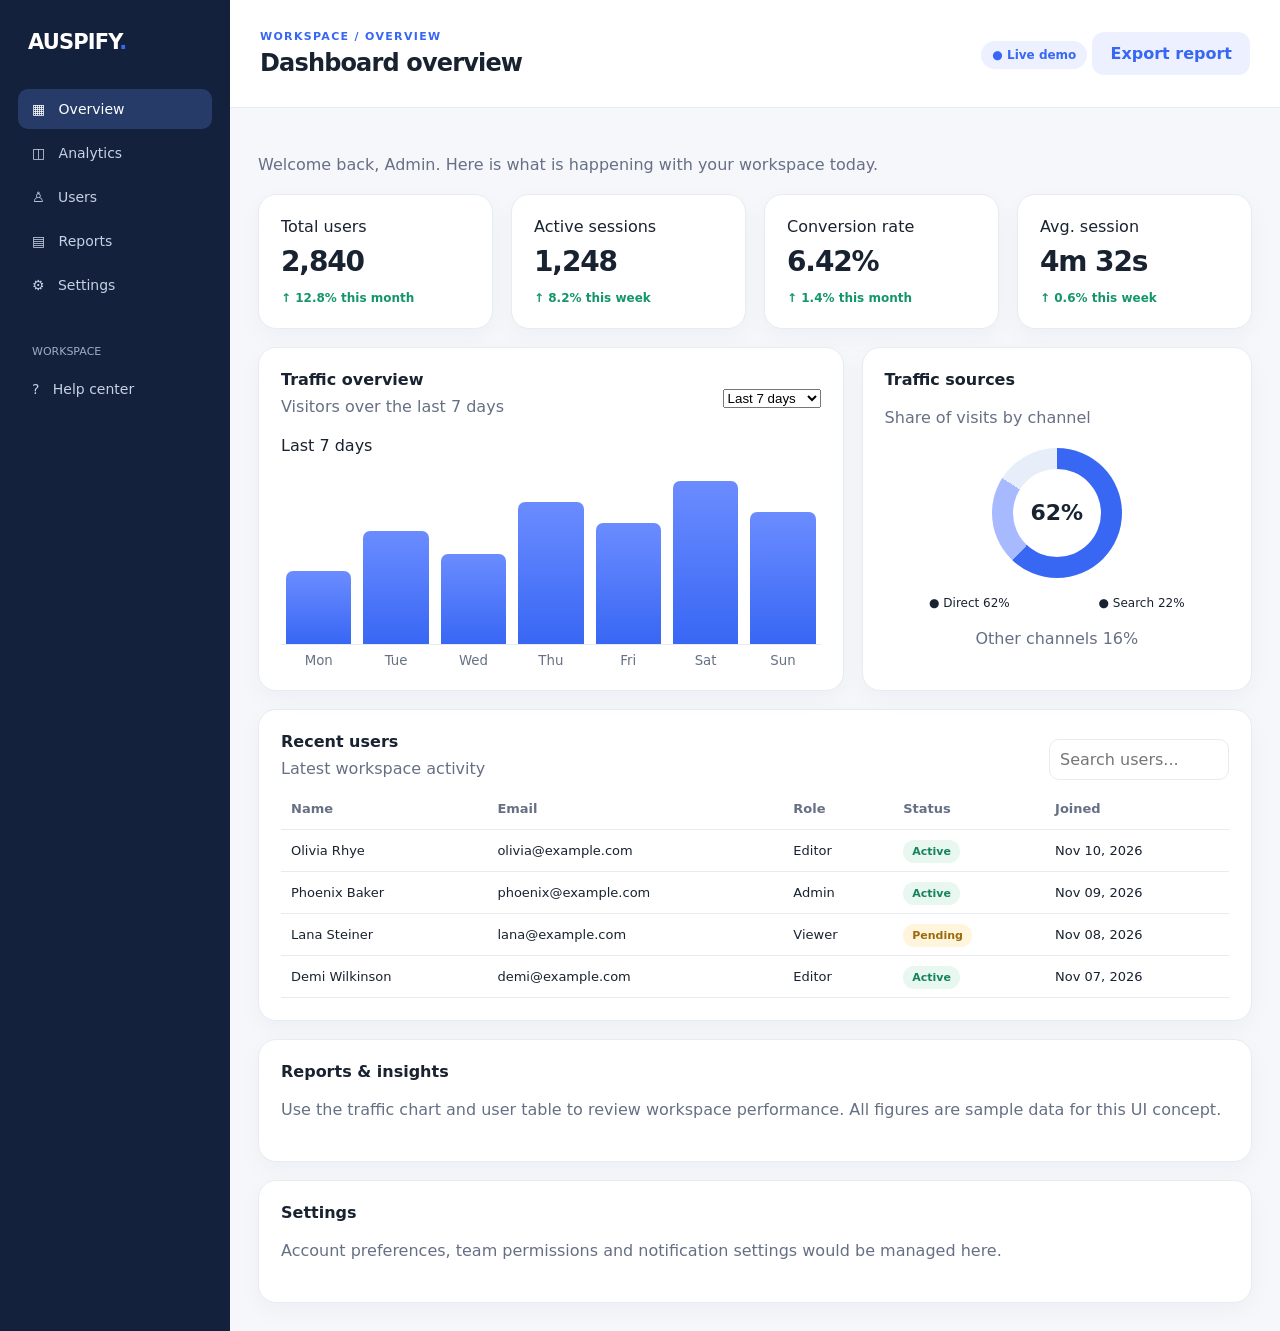
<file: index.html>
<!doctype html><html lang="en"><head><meta charset="utf-8"><meta name="viewport" content="width=device-width,initial-scale=1"><title>Task 4 | Admin Dashboard</title><link rel="stylesheet" href="../shared/styles.css"><style>
.layout{display:grid;grid-template-columns:230px 1fr;min-height:100vh}.side{background:#14213d;color:#dbe3f2;padding:26px 18px}.side .brand{color:#fff;margin:4px 10px 35px}.side a{display:block;padding:12px 14px;border-radius:10px;color:#c7d1e4;font-size:14px;margin:4px 0}.side a.active,.side a:hover{background:#263b67;color:white}.main{min-width:0}.dashhead{display:flex;justify-content:space-between;align-items:center;gap:14px;padding:25px 30px;background:#fff;border-bottom:1px solid var(--line)}.dashcontent{padding:28px;max-width:1400px;margin:auto}.stats{grid-template-columns:repeat(4,1fr)}.statnum{font-size:28px;font-weight:800;letter-spacing:-.04em;margin:9px 0}.trend{color:var(--green);font-size:12px;font-weight:700}.dashgrid{grid-template-columns:1.5fr 1fr}.bars{height:190px;display:flex;align-items:end;gap:12px;padding:16px 5px 0;border-bottom:1px solid var(--line)}.bar{flex:1;background:linear-gradient(180deg,#6b8cff,#3867f4);border-radius:7px 7px 0 0;min-width:12px;position:relative}.bar small{position:absolute;bottom:-24px;left:50%;transform:translateX(-50%);color:var(--muted)}.donut{width:130px;height:130px;border-radius:50%;background:conic-gradient(#3867f4 0 62%,#a7baff 62% 84%,#e8edfa 84%);display:grid;place-items:center;margin:auto}.donut:after{content:'62%';width:88px;height:88px;border-radius:50%;background:white;display:grid;place-items:center;font-weight:800;font-size:22px}.table{width:100%;border-collapse:collapse;font-size:13px}.table th,.table td{text-align:left;padding:13px 10px;border-bottom:1px solid var(--line)}.table th{color:var(--muted);font-weight:600}.status{padding:5px 9px;border-radius:99px;background:#e8f7f0;color:#16835d;font-size:11px;font-weight:700}.status.pending{background:#fff4dc;color:#9b6a0a}.mobile-menu{display:none}
@media(max-width:900px){.stats{grid-template-columns:repeat(2,1fr)}.dashgrid{grid-template-columns:1fr}}@media(max-width:650px){.layout{grid-template-columns:1fr}.side{display:none}.mobile-menu{display:inline-block}.dashhead{padding:18px}.dashcontent{padding:16px}.stats{grid-template-columns:1fr 1fr}.table{min-width:560px}.tablewrap{overflow:auto}}
</style></head><body><div class="layout"><aside class="side"><div class="brand">AUSPIFY<span>.</span></div><a class="active" href="#overview">▦ &nbsp; Overview</a><a href="#analytics">◫ &nbsp; Analytics</a><a href="#users">♙ &nbsp; Users</a><a href="#reports">▤ &nbsp; Reports</a><a href="#settings">⚙ &nbsp; Settings</a><p style="font-size:11px;color:#9eacc6;margin:38px 14px 8px">WORKSPACE</p><a href="#help">? &nbsp; Help center</a></aside><div class="main"><header class="dashhead"><div><button class="mobile-menu" onclick="alert('Use the page links below to explore dashboard sections.')">☰</button> <span class="eyebrow">Workspace / Overview</span><h2 style="margin:5px 0">Dashboard overview</h2></div><div><span class="pill">● Live demo</span> <button class="btn secondary" onclick="alert('Report export demo: connect a data source to enable downloads.')">Export report</button></div></header><main class="dashcontent" id="overview"><p>Welcome back, Admin. Here is what is happening with your workspace today.</p><div class="grid stats"><div class="card"><span class="hint">Total users</span><div class="statnum">2,840</div><span class="trend">↑ 12.8% this month</span></div><div class="card"><span class="hint">Active sessions</span><div class="statnum">1,248</div><span class="trend">↑ 8.2% this week</span></div><div class="card"><span class="hint">Conversion rate</span><div class="statnum">6.42%</div><span class="trend">↑ 1.4% this month</span></div><div class="card"><span class="hint">Avg. session</span><div class="statnum">4m 32s</div><span class="trend">↑ 0.6% this week</span></div></div><div class="grid dashgrid" style="margin-top:18px"><section class="card" id="analytics"><div style="display:flex;justify-content:space-between;align-items:center"><div><b>Traffic overview</b><p class="hint" style="margin:5px 0">Visitors over the last 7 days</p></div><select id="range" aria-label="Chart range" onchange="document.getElementById('rangeLabel').textContent=this.value"><option>Last 7 days</option><option>Last 30 days</option><option>This year</option></select></div><div id="rangeLabel" class="hint" style="margin-top:10px">Last 7 days</div><div class="bars"><div class="bar" style="height:42%"><small>Mon</small></div><div class="bar" style="height:65%"><small>Tue</small></div><div class="bar" style="height:52%"><small>Wed</small></div><div class="bar" style="height:82%"><small>Thu</small></div><div class="bar" style="height:70%"><small>Fri</small></div><div class="bar" style="height:94%"><small>Sat</small></div><div class="bar" style="height:76%"><small>Sun</small></div></div></section><section class="card"><b>Traffic sources</b><p class="hint">Share of visits by channel</p><div class="donut"></div><div style="display:flex;justify-content:space-around;margin-top:18px;font-size:12px"><span>● Direct 62%</span><span>● Search 22%</span></div><p class="hint" style="text-align:center">Other channels 16%</p></section></div><section class="card" id="users" style="margin-top:18px"><div style="display:flex;justify-content:space-between;align-items:center"><div><b>Recent users</b><p class="hint" style="margin:5px 0">Latest workspace activity</p></div><input id="search" placeholder="Search users..." style="max-width:180px;padding:10px;border:1px solid var(--line);border-radius:10px" oninput="filterRows()"></div><div class="tablewrap"><table class="table"><thead><tr><th>Name</th><th>Email</th><th>Role</th><th>Status</th><th>Joined</th></tr></thead><tbody id="userRows"><tr><td>Olivia Rhye</td><td>olivia@example.com</td><td>Editor</td><td><span class="status">Active</span></td><td>Nov 10, 2026</td></tr><tr><td>Phoenix Baker</td><td>phoenix@example.com</td><td>Admin</td><td><span class="status">Active</span></td><td>Nov 09, 2026</td></tr><tr><td>Lana Steiner</td><td>lana@example.com</td><td>Viewer</td><td><span class="status pending">Pending</span></td><td>Nov 08, 2026</td></tr><tr><td>Demi Wilkinson</td><td>demi@example.com</td><td>Editor</td><td><span class="status">Active</span></td><td>Nov 07, 2026</td></tr></tbody></table></div></section><section id="reports" class="card" style="margin-top:18px"><b>Reports & insights</b><p>Use the traffic chart and user table to review workspace performance. All figures are sample data for this UI concept.</p></section><section id="settings" class="card" style="margin-top:18px"><b>Settings</b><p>Account preferences, team permissions and notification settings would be managed here.</p></section></main></div></div><script>function filterRows(){let q=document.getElementById('search').value.toLowerCase();document.querySelectorAll('#userRows tr').forEach(r=>r.style.display=r.innerText.toLowerCase().includes(q)?'':'none')}</script></body></html>
</file>
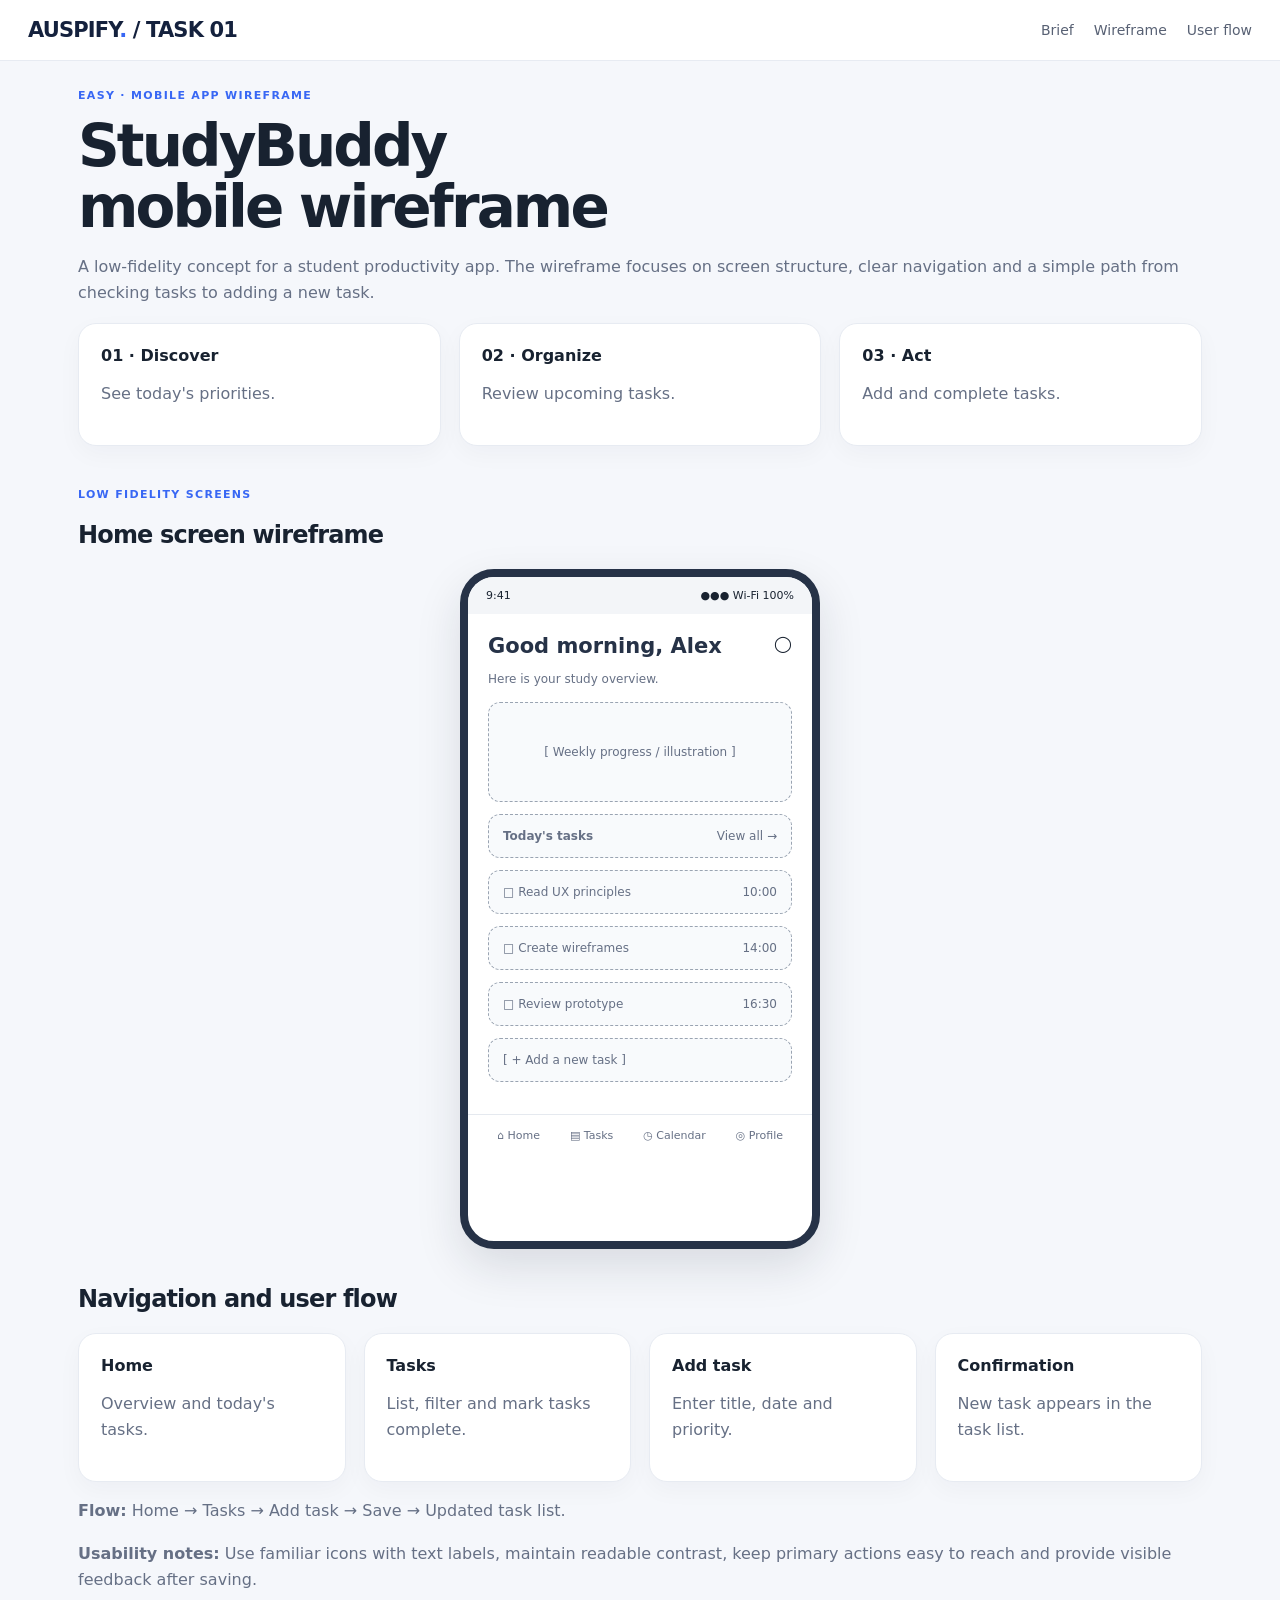
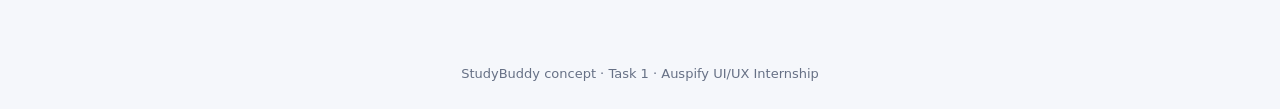
<file: Task-1-Mobile-Wireframe/index.html>
<!doctype html><html lang="en"><head><meta charset="utf-8"><meta name="viewport" content="width=device-width,initial-scale=1"><title>Task 1 | Mobile Wireframe</title><link rel="stylesheet" href="../shared/styles.css"><style>
.phone{width:min(360px,100%);margin:18px auto;background:#fff;border:8px solid #263247;border-radius:34px;min-height:680px;overflow:hidden;box-shadow:0 18px 45px #18223020}.status{padding:12px 18px;background:#f3f5f8;font-size:11px;display:flex;justify-content:space-between}.screen{padding:20px}.wf{border:1.5px dashed #9aa4b2;background:#f8fafc;border-radius:12px;padding:14px;color:#667085;font-size:12px;margin:12px 0}.wf.hero{height:100px;display:grid;place-items:center}.wf.row{display:flex;justify-content:space-between;align-items:center}.wf.tile{height:84px;display:grid;place-items:center}.tabs{display:flex;justify-content:space-around;border-top:1px solid #e5e9ef;padding:14px;font-size:11px;color:#667085}.steps{grid-template-columns:repeat(3,1fr)}.screen-title{font-weight:800;font-size:21px;color:#263247}
</style></head><body><header class="topbar"><div class="brand">AUSPIFY<span>.</span> / TASK 01</div><nav class="nav"><a href="#brief">Brief</a><a href="#wireframe">Wireframe</a><a href="#flow">User flow</a></nav></header><main class="container"><section id="brief"><div class="eyebrow">Easy · Mobile app wireframe</div><h1>StudyBuddy<br>mobile wireframe</h1><p>A low-fidelity concept for a student productivity app. The wireframe focuses on screen structure, clear navigation and a simple path from checking tasks to adding a new task.</p><div class="grid steps"><div class="card"><b>01 · Discover</b><p>See today's priorities.</p></div><div class="card"><b>02 · Organize</b><p>Review upcoming tasks.</p></div><div class="card"><b>03 · Act</b><p>Add and complete tasks.</p></div></div></section><section id="wireframe" style="margin-top:42px"><div class="eyebrow">Low fidelity screens</div><h2>Home screen wireframe</h2><div class="phone"><div class="status"><span>9:41</span><span>●●●  Wi-Fi  100%</span></div><div class="screen"><div style="display:flex;justify-content:space-between"><span class="screen-title">Good morning, Alex</span><span>◯</span></div><p style="font-size:12px">Here is your study overview.</p><div class="wf hero">[ Weekly progress / illustration ]</div><div class="wf row"><b>Today's tasks</b><span>View all →</span></div><div class="wf row"><span>□  Read UX principles</span><span>10:00</span></div><div class="wf row"><span>□  Create wireframes</span><span>14:00</span></div><div class="wf row"><span>□  Review prototype</span><span>16:30</span></div><div class="wf">[ + Add a new task ]</div></div><div class="tabs"><span>⌂ Home</span><span>▤ Tasks</span><span>◷ Calendar</span><span>◎ Profile</span></div></div></section><section id="flow" style="margin-top:36px"><h2>Navigation and user flow</h2><div class="grid" style="grid-template-columns:repeat(auto-fit,minmax(180px,1fr))"><div class="card"><b>Home</b><p>Overview and today's tasks.</p></div><div class="card"><b>Tasks</b><p>List, filter and mark tasks complete.</p></div><div class="card"><b>Add task</b><p>Enter title, date and priority.</p></div><div class="card"><b>Confirmation</b><p>New task appears in the task list.</p></div></div><p><b>Flow:</b> Home → Tasks → Add task → Save → Updated task list.</p><p><b>Usability notes:</b> Use familiar icons with text labels, maintain readable contrast, keep primary actions easy to reach and provide visible feedback after saving.</p></section></main><footer>StudyBuddy concept · Task 1 · Auspify UI/UX Internship</footer></body></html>
</file>
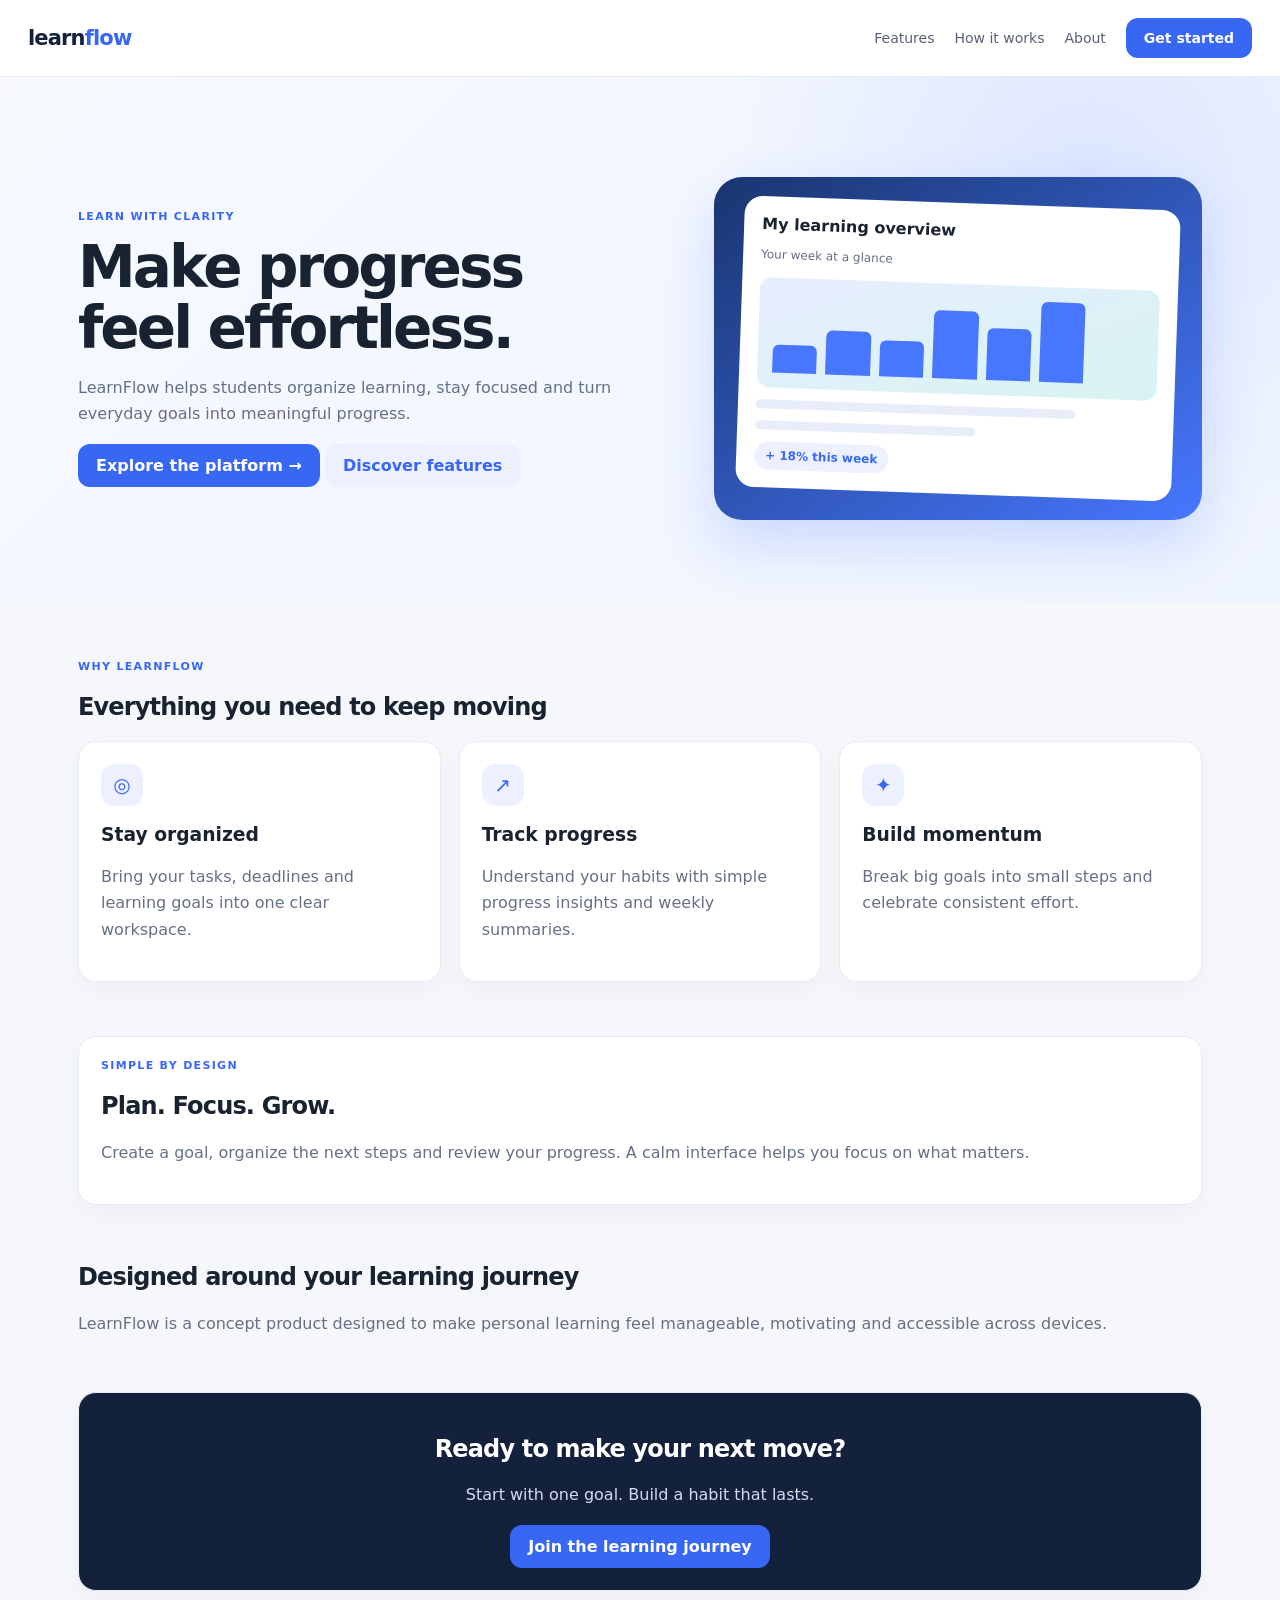
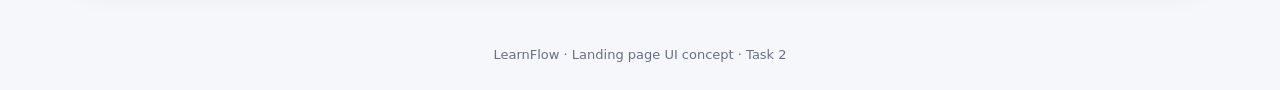
<file: Task-2-Landing-Page/index.html>
<!doctype html><html lang="en"><head><meta charset="utf-8"><meta name="viewport" content="width=device-width,initial-scale=1"><title>Task 2 | Landing Page</title><link rel="stylesheet" href="../shared/styles.css"><style>
.hero-wrap{padding:72px 0 54px;background:radial-gradient(circle at 85% 20%,#dce6ff 0,transparent 32%),linear-gradient(135deg,#f7f9ff,#eef4ff)}.hero-grid{display:grid;grid-template-columns:1.1fr .9fr;gap:40px;align-items:center}.visual{background:linear-gradient(145deg,#19356f,#4777ff);border-radius:28px;padding:26px;min-height:330px;color:white;box-shadow:0 24px 55px #3867f433}.mock-window{background:#fff;border-radius:18px;padding:18px;color:#182230;transform:rotate(2deg)}.mock-bar{height:9px;border-radius:8px;background:#e8edfa;margin:12px 0}.mock-chart{height:110px;border-radius:12px;background:linear-gradient(160deg,#e7edff,#d7f4f1);display:flex;align-items:end;gap:9px;padding:15px}.mock-chart i{display:block;width:12%;background:#4777ff;border-radius:6px 6px 0 0}.features{grid-template-columns:repeat(3,1fr)}.feature-icon{width:42px;height:42px;border-radius:13px;background:#edf1ff;color:#3867f4;display:grid;place-items:center;font-size:20px}@media(max-width:720px){.hero-grid{grid-template-columns:1fr}.features{grid-template-columns:1fr}.hero-wrap{padding:42px 0}}
</style></head><body><header class="topbar"><div class="brand">learn<span>flow</span></div><nav class="nav"><a href="#features">Features</a><a href="#how">How it works</a><a href="#about">About</a><a class="btn" href="#start">Get started</a></nav></header><section class="hero-wrap"><div class="container hero-grid"><div><div class="eyebrow">Learn with clarity</div><h1>Make progress<br>feel effortless.</h1><p>LearnFlow helps students organize learning, stay focused and turn everyday goals into meaningful progress.</p><a class="btn" href="#start">Explore the platform →</a> <a class="btn secondary" href="#features">Discover features</a></div><div class="visual"><div class="mock-window"><b>My learning overview</b><p style="font-size:12px">Your week at a glance</p><div class="mock-chart"><i style="height:35%"></i><i style="height:55%"></i><i style="height:45%"></i><i style="height:85%"></i><i style="height:65%"></i><i style="height:100%"></i></div><div class="mock-bar" style="width:80%"></div><div class="mock-bar" style="width:55%"></div><span class="pill">+ 18% this week</span></div></div></div></section><main class="container"><section id="features" style="padding:30px 0 54px"><div class="eyebrow">Why LearnFlow</div><h2>Everything you need to keep moving</h2><div class="grid features"><article class="card"><div class="feature-icon">◎</div><h3>Stay organized</h3><p>Bring your tasks, deadlines and learning goals into one clear workspace.</p></article><article class="card"><div class="feature-icon">↗</div><h3>Track progress</h3><p>Understand your habits with simple progress insights and weekly summaries.</p></article><article class="card"><div class="feature-icon">✦</div><h3>Build momentum</h3><p>Break big goals into small steps and celebrate consistent effort.</p></article></div></section><section id="how" class="card"><div class="eyebrow">Simple by design</div><h2>Plan. Focus. Grow.</h2><p>Create a goal, organize the next steps and review your progress. A calm interface helps you focus on what matters.</p></section><section id="about" style="padding:38px 0"><h2>Designed around your learning journey</h2><p>LearnFlow is a concept product designed to make personal learning feel manageable, motivating and accessible across devices.</p></section><section id="start" class="card" style="text-align:center;background:#14213d;color:#fff"><h2>Ready to make your next move?</h2><p style="color:#d5dced">Start with one goal. Build a habit that lasts.</p><a class="btn" href="mailto:hello@learnflow.example">Join the learning journey</a></section></main><footer>LearnFlow · Landing page UI concept · Task 2</footer></body></html>
</file>
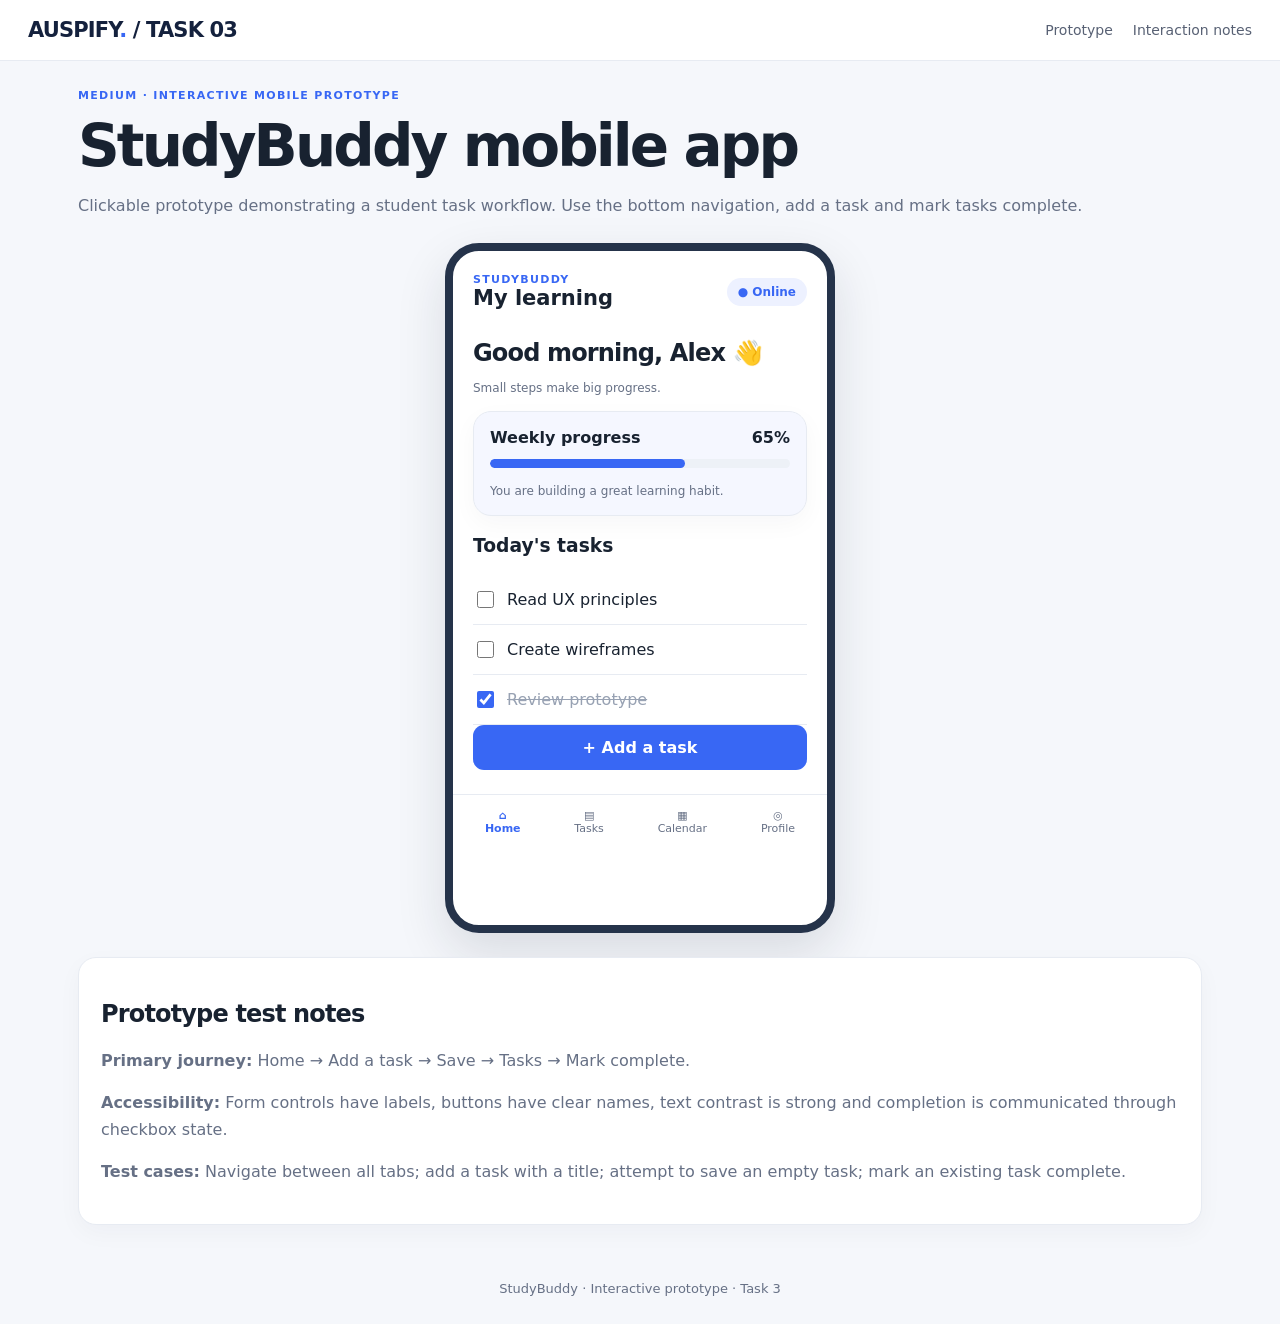
<file: Task-3-Mobile-Prototype/index.html>
<!doctype html><html lang="en"><head><meta charset="utf-8"><meta name="viewport" content="width=device-width,initial-scale=1"><title>Task 3 | Interactive Prototype</title><link rel="stylesheet" href="../shared/styles.css"><style>
.prototype{max-width:390px;margin:24px auto;background:#fff;border:8px solid #25334a;border-radius:34px;min-height:690px;overflow:hidden;box-shadow:0 20px 50px #18223020}.apphead{padding:22px 20px 12px;display:flex;justify-content:space-between;align-items:center}.appbody{padding:12px 20px 24px}.appnav{display:flex;justify-content:space-around;border-top:1px solid var(--line);padding:13px 5px}.appnav button{background:none;color:#667085;font-size:11px}.appnav button.active{color:var(--blue);font-weight:800}.task{display:flex;align-items:center;gap:10px;padding:13px 0;border-bottom:1px solid var(--line)}.task input{accent-color:var(--blue);width:17px;height:17px}.progress{height:9px;background:#edf1f7;border-radius:99px;overflow:hidden}.progress span{display:block;width:65%;height:100%;background:var(--blue);border-radius:99px}.field{width:100%;padding:12px;border:1px solid var(--line);border-radius:10px;margin:7px 0 12px}.primary{width:100%;padding:13px;background:var(--blue);color:#fff;border-radius:11px;font-weight:700}.screen{display:none}.screen.active{display:block}.hint{font-size:12px;color:var(--muted)}
</style></head><body><header class="topbar"><div class="brand">AUSPIFY<span>.</span> / TASK 03</div><nav class="nav"><a href="#prototype">Prototype</a><a href="#notes">Interaction notes</a></nav></header><main class="container"><div class="eyebrow">Medium · Interactive mobile prototype</div><h1>StudyBuddy mobile app</h1><p>Clickable prototype demonstrating a student task workflow. Use the bottom navigation, add a task and mark tasks complete.</p><section id="prototype" class="prototype"><div class="apphead"><div><div class="eyebrow">STUDYBUDDY</div><b style="font-size:21px">My learning</b></div><span class="pill">● Online</span></div><div class="appbody"><div id="home" class="screen active"><h2 style="margin:5px 0">Good morning, Alex 👋</h2><p class="hint">Small steps make big progress.</p><div class="card" style="padding:16px;background:#f5f7ff"><div style="display:flex;justify-content:space-between"><b>Weekly progress</b><b>65%</b></div><div class="progress" style="margin:12px 0"><span></span></div><span class="hint">You are building a great learning habit.</span></div><h3>Today's tasks</h3><div id="homeTasks"></div><button class="primary" onclick="show('add')">+ Add a task</button></div><div id="tasks" class="screen"><h2>Your tasks</h2><p class="hint">Check items as you complete them.</p><div id="allTasks"></div><button class="primary" onclick="show('add')">+ Add a task</button></div><div id="add" class="screen"><h2>Create a task</h2><label class="hint" for="taskName">Task title</label><input id="taskName" class="field" placeholder="e.g. Review UX principles"><label class="hint" for="taskDate">Due date</label><input id="taskDate" class="field" type="date"><button class="primary" onclick="addTask()">Save task</button><p id="feedback" class="hint" aria-live="polite"></p></div><div id="calendar" class="screen"><h2>Calendar</h2><div class="card"><b>This week</b><p>Monday · Plan learning goals</p><p>Wednesday · Design practice</p><p>Friday · Review progress</p></div></div><div id="profile" class="screen"><h2>Your profile</h2><div class="card"><b>Alex Morgan</b><p>Student · Learning streak: 4 days</p><span class="pill">Free learner</span></div></div></div><div class="appnav"><button class="active" data-screen="home" onclick="show('home',this)">⌂<br>Home</button><button data-screen="tasks" onclick="show('tasks',this)">▤<br>Tasks</button><button data-screen="calendar" onclick="show('calendar',this)">▦<br>Calendar</button><button data-screen="profile" onclick="show('profile',this)">◎<br>Profile</button></div></section><section id="notes" class="card"><h2>Prototype test notes</h2><p><b>Primary journey:</b> Home → Add a task → Save → Tasks → Mark complete.</p><p><b>Accessibility:</b> Form controls have labels, buttons have clear names, text contrast is strong and completion is communicated through checkbox state.</p><p><b>Test cases:</b> Navigate between all tabs; add a task with a title; attempt to save an empty task; mark an existing task complete.</p></section></main><footer>StudyBuddy · Interactive prototype · Task 3</footer><script>
let tasks=[{name:"Read UX principles",done:false},{name:"Create wireframes",done:false},{name:"Review prototype",done:true}];
function show(id,btn){document.querySelectorAll('.screen').forEach(x=>x.classList.remove('active'));document.getElementById(id).classList.add('active');document.querySelectorAll('.appnav button').forEach(x=>x.classList.remove('active'));if(btn)btn.classList.add('active');else{let b=document.querySelector('[data-screen="'+id+'"]');if(b)b.classList.add('active')}render()}
function render(){['homeTasks','allTasks'].forEach(target=>{let el=document.getElementById(target);if(!el)return;el.innerHTML=tasks.map((t,i)=>'<label class="task"><input type="checkbox" '+(t.done?'checked':'')+' onchange="toggle('+i+')"><span style="'+(t.done?'text-decoration:line-through;color:#98a2b3':'')+'">'+escapeHtml(t.name)+'</span></label>').join('')})}
function toggle(i){tasks[i].done=!tasks[i].done;render()}
function addTask(){let input=document.getElementById('taskName'),name=input.value.trim(),fb=document.getElementById('feedback');if(!name){fb.textContent='Please enter a task title.';input.focus();return}tasks.push({name,done:false});input.value='';fb.textContent='Task saved successfully.';render()}
function escapeHtml(s){return s.replace(/[&<>"']/g,c=>({'&':'&amp;','<':'&lt;','>':'&gt;','"':'&quot;',"'":'&#39;'}[c]))}
render();
</script></body></html>
</file>
<file: shared/styles.css>
:root{--navy:#14213d;--blue:#3867f4;--cyan:#dff4f7;--ink:#182230;--muted:#667085;--line:#e7ebf2;--bg:#f5f7fb;--white:#fff;--green:#15966a;--radius:18px}
*{box-sizing:border-box}body{margin:0;font-family:Inter,ui-sans-serif,system-ui,-apple-system,Segoe UI,Arial,sans-serif;color:var(--ink);background:var(--bg)}
a{color:inherit;text-decoration:none}button,input{font:inherit}button{cursor:pointer;border:0}
.container{max-width:1180px;margin:auto;padding:28px}.topbar{display:flex;align-items:center;justify-content:space-between;gap:18px;padding:18px 28px;background:#fff;border-bottom:1px solid var(--line);position:sticky;top:0;z-index:5}
.brand{font-weight:800;letter-spacing:-.04em;color:var(--navy);font-size:21px}.brand span{color:var(--blue)}.nav{display:flex;gap:20px;align-items:center;color:#586174;font-size:14px}.btn{background:var(--blue);color:#fff;padding:12px 18px;border-radius:12px;font-weight:700;display:inline-block}.btn.secondary{background:#edf1ff;color:var(--blue)}.eyebrow{color:var(--blue);font-weight:800;text-transform:uppercase;letter-spacing:.12em;font-size:11px}
h1{font-size:clamp(34px,5vw,58px);line-height:1.05;letter-spacing:-.05em;margin:14px 0}h2{letter-spacing:-.035em}p{line-height:1.65;color:var(--muted)}.grid{display:grid;gap:18px}.card{background:#fff;border:1px solid var(--line);border-radius:var(--radius);padding:22px;box-shadow:0 8px 24px rgba(24,34,48,.035)}
.pill{display:inline-flex;padding:7px 11px;border-radius:999px;background:#edf1ff;color:var(--blue);font-size:12px;font-weight:700}
footer{padding:28px;text-align:center;color:var(--muted);font-size:13px}
@media(max-width:720px){.topbar{padding:14px 18px;flex-wrap:wrap}.nav{order:3;width:100%;overflow:auto}.container{padding:20px}.hide-mobile{display:none}}
</file>
